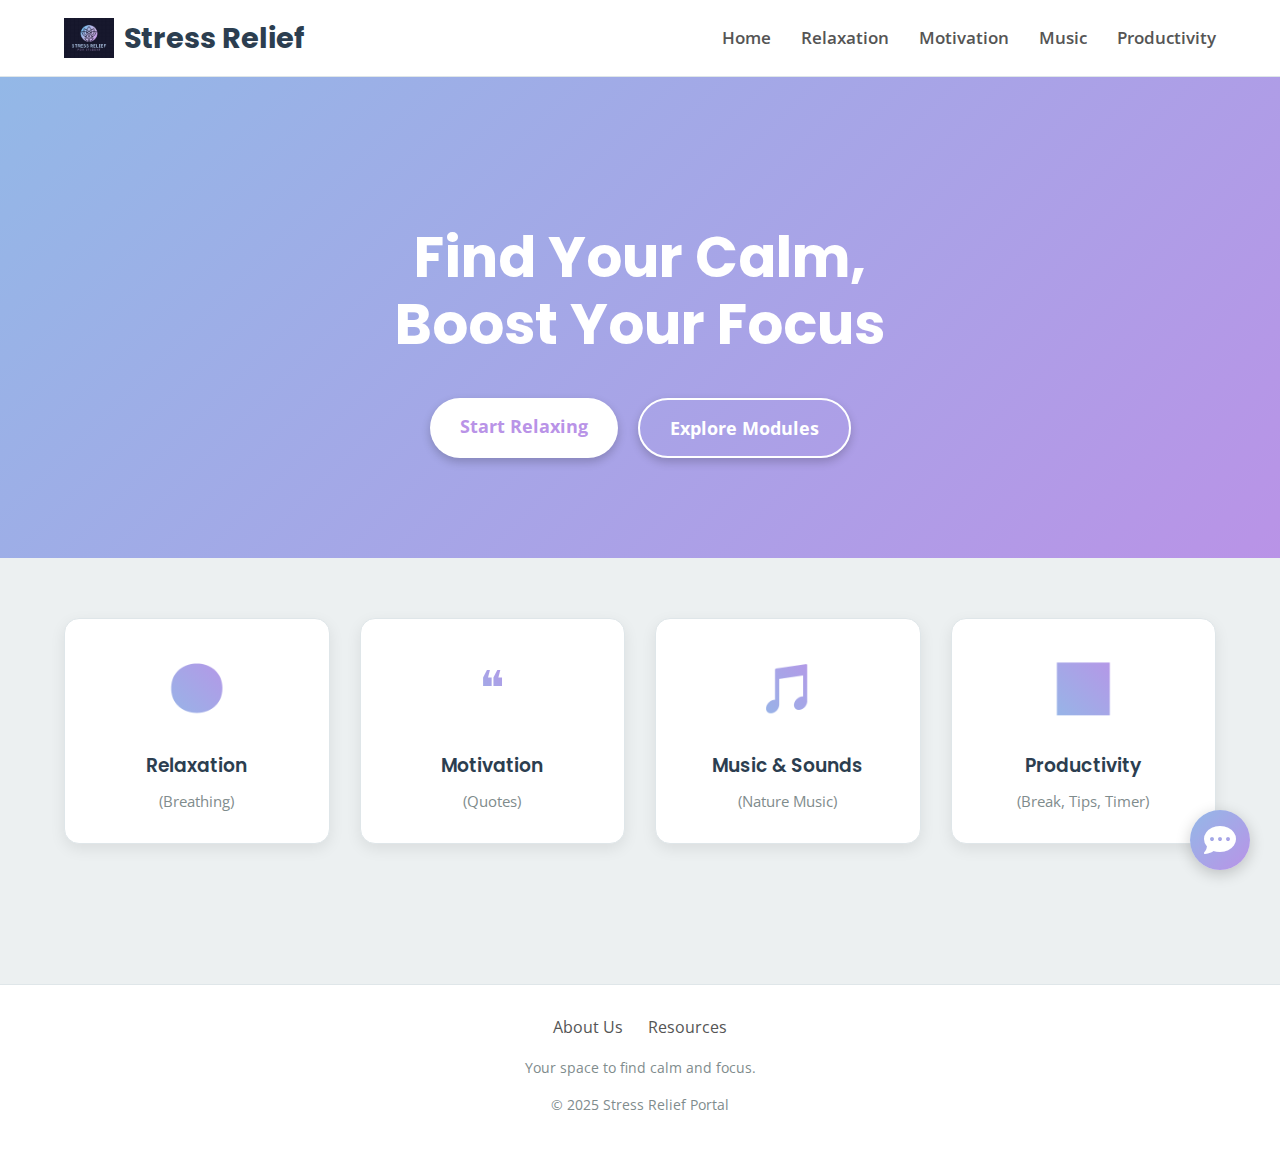
<file: index.html>
<!DOCTYPE html>
<html lang="en">
<head>
    <meta charset="UTF-8">
    <meta name="viewport" content="width=device-width, initial-scale=1.0">
    <title>Stress Relief Portal - Home</title>
    <link rel="stylesheet" href="style.css">
    <link rel="stylesheet" href="https://cdnjs.cloudflare.com/ajax/libs/font-awesome/6.5.2/css/all.min.css">
</head>
<body>

    <header>
        <div class="logo">
            <img src="images/logo.png" alt="Stress Relief Portal Logo">
            <h1>Stress Relief</h1>
        </div>
        <nav>
            <ul>
                <li><a href="index.html">Home</a></li>
                <li><a href="relaxation.html">Relaxation</a></li>
                <li><a href="motivation.html">Motivation</a></li>
                <li><a href="music.html">Music</a></li>
                <li><a href="productivity.html">Productivity</a></li>
            </ul>
        </nav>
    </header>

    <main>
        <section class="hero">
            <h2>Find Your Calm, <br> Boost Your Focus</h2>
            <div class="hero-buttons">
                <a href="relaxation.html" class="btn btn-primary">Start Relaxing</a>
                <a href="#features" class="btn btn-secondary">Explore Modules</a>
            </div>
        </section>

        <section class="features" id="features">
            <a href="relaxation.html" class="feature-card">
                <div class="icon">😊</div>
                <h3>Relaxation</h3>
                <p>(Breathing)</p>
            </a>
            <a href="motivation.html" class="feature-card">
                <div class="icon">❝</div>
                <h3>Motivation</h3>
                <p>(Quotes)</p>
            </a>
            <a href="music.html" class="feature-card">
                <div class="icon">🎵</div>
                <h3>Music & Sounds</h3>
                <p>(Nature Music)</p>
            </a>
            <a href="productivity.html" class="feature-card">
                <div class="icon">📊</div>
                <h3>Productivity</h3>
                <p>(Break, Tips, Timer)</p>
            </a>
        </section>
    </main>

    <div id="chat-bubble">
        <i class="fas fa-comment-dots"></i>
    </div>
    <div id="chat-window" class="hidden">
        <div id="chat-header">
            <p>Wellness Buddy</p>
            <button id="close-chat">-</button>
        </div>
        <div id="chat-log"></div>
        <div id="chat-input-container">
            <input type="text" id="chat-input" placeholder="How are you feeling?">
            <button id="send-btn">Send</button>
        </div>
    </div>
    <footer>
        <div class="footer-links">
            <a href="about.html">About Us</a>
            <a href="resources.html">Resources</a>
        </div>
        <p>Your space to find calm and focus.</p>
        <p>&copy; 2025 Stress Relief Portal</p>
    </footer>

    <script src="gemini-bot.js"></script>

</body>
</html>
</file>
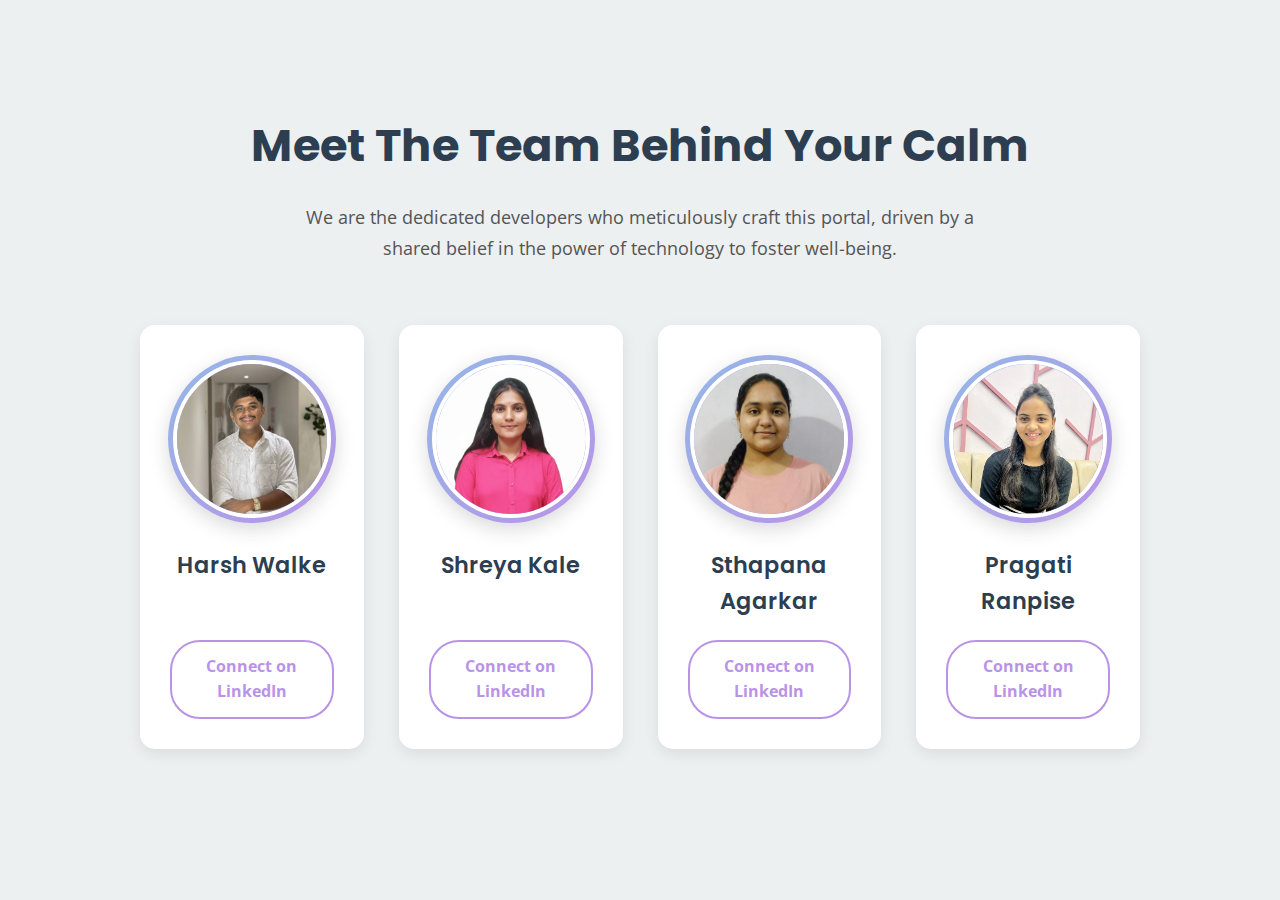
<file: about.html>
<!DOCTYPE html>
<html lang="en">
<head>
    <meta charset="UTF-8">
    <meta name="viewport" content="width=device-width, initial-scale=1.0">
    <title>Our Developers</title>
    <link rel="stylesheet" href="style.css">
    <link href="https://fonts.googleapis.com/css2?family=Lato:wght@300;400;700&display=swap" rel="stylesheet">
</head>
<body>

    <section class="about-us-section">
        <div class="container">
            <h1 class="section-title">Meet The Team Behind Your Calm</h1>
            <p class="section-intro">
                We are the dedicated developers who meticulously craft this portal, driven by a shared belief in the power of technology to foster well-being.
            </p>

            <div class="team-grid">
                <div class="team-member-card">
                    <div class="member-photo-container">
                        <img src="images/harsh.jpg" alt="Photo of Harsh Walke" class="member-photo">
                    </div>
                    <h3 class="member-name">Harsh Walke</h3>
                    <a href="https://www.linkedin.com/in/harsh-walke-79b8b927a" target="_blank" class="linkedin-button">
                        Connect on LinkedIn
                    </a>
                </div>

                <div class="team-member-card">
                    <div class="member-photo-container">
                        <img src="images/shreya.jpg" alt="Photo of Shreya Kale" class="member-photo">
                    </div>
                    <h3 class="member-name">Shreya Kale</h3>
                    <a href="https://in.linkedin.com/in/shreya-kale-0238882b8" target="_blank" class="linkedin-button">
                        Connect on LinkedIn
                    </a>
                </div>

                <div class="team-member-card">
                    <div class="member-photo-container">
                        <img src="images/stapana.jpg" alt="Photo of Sthapana Agarkar" class="member-photo">
                    </div>
                    <h3 class="member-name">Sthapana Agarkar</h3>
                    <a href="https://in.linkedin.com/in/sthapana-agarkar-578b08385" target="_blank" class="linkedin-button">
                        Connect on LinkedIn
                    </a>
                </div>

                <div class="team-member-card">
                    <div class="member-photo-container">
                        <img src="images/pragati.jpg" alt="Photo of Pragati Ranpise" class="member-photo">
                    </div>
                    <h3 class="member-name">Pragati Ranpise</h3>
                    <a href="https://www.linkedin.com/in/pragati-ranpise-997661351" target="_blank" class="linkedin-button">
                        Connect on LinkedIn
                    </a>
                </div>
            </div>
        </div>
    </section>

</body>
</html>
</file>
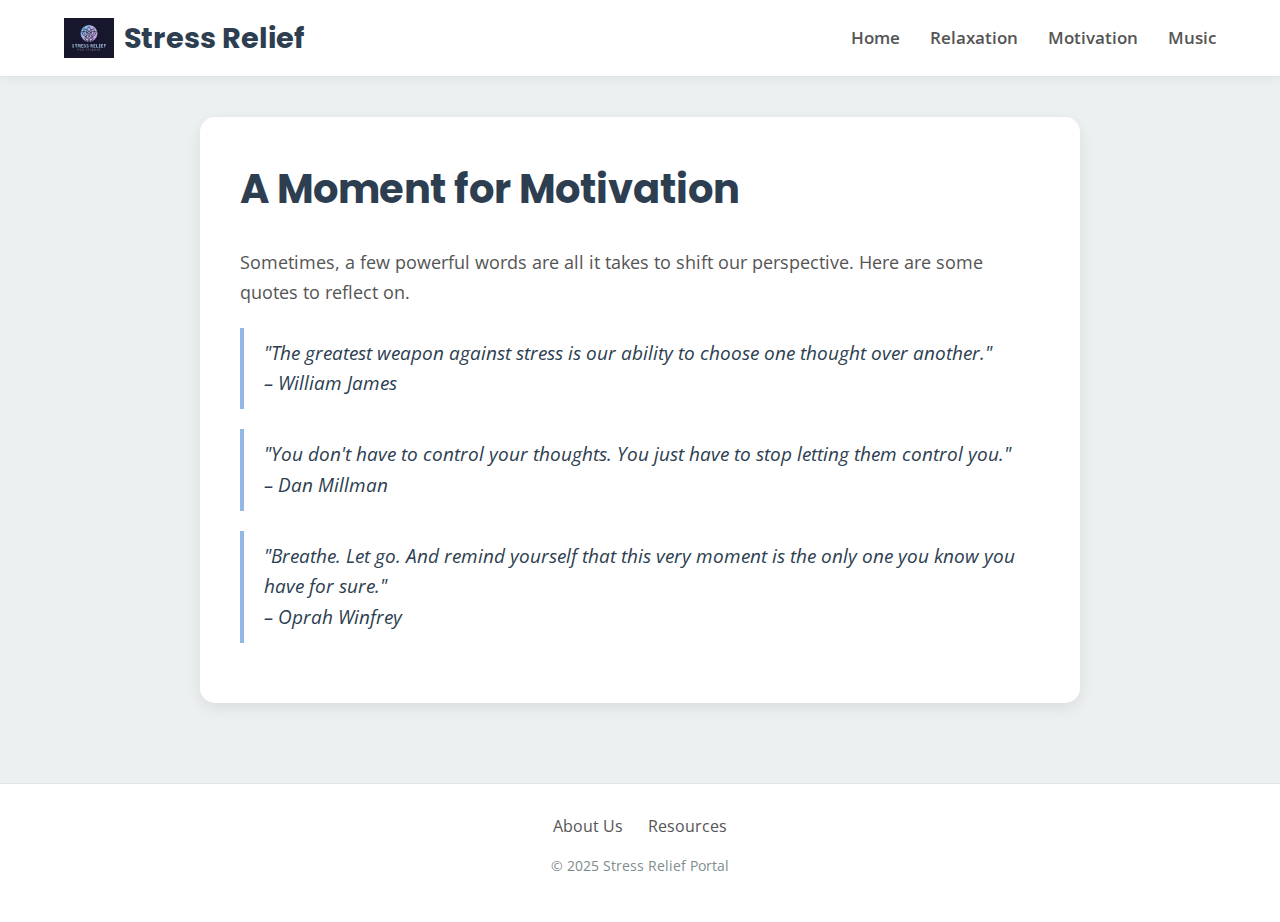
<file: motivation.html>
<!DOCTYPE html>
<html lang="en">
<head>
    <meta charset="UTF-8">
    <meta name="viewport" content="width=device-width, initial-scale=1.0">
    <title>Motivation & Quotes</title>
    <link rel="stylesheet" href="style.css">
</head>
<body>
    <header>
        <div class="logo">
            <img src="images/logo.png" alt="Stress Relief Portal Logo">
            <h1>Stress Relief</h1>
        </div>
        <nav>
            <ul>
                <li><a href="index.html">Home</a></li>
                <li><a href="relaxation.html">Relaxation</a></li>
                <li><a href="motivation.html">Motivation</a></li>
                <li><a href="music.html">Music</a></li>
            </ul>
        </nav>
    </header>

    <main>
        <div class="content-wrapper">
            <h1>A Moment for Motivation</h1>
            <p>Sometimes, a few powerful words are all it takes to shift our perspective. Here are some quotes to reflect on.</p>
            
            <blockquote>"The greatest weapon against stress is our ability to choose one thought over another."<br><em>– William James</em></blockquote>
            
            <blockquote>"You don't have to control your thoughts. You just have to stop letting them control you."<br><em>– Dan Millman</em></blockquote>
            
            <blockquote>"Breathe. Let go. And remind yourself that this very moment is the only one you know you have for sure."<br><em>– Oprah Winfrey</em></blockquote>
        </div>
    </main>
    
    <footer>
        <div class="footer-links">
            <a href="about.html">About Us</a>
            <a href="resources.html">Resources</a>
        </div>
        <p>&copy; 2025 Stress Relief Portal</p>
    </footer>
</body>
</html>
</file>
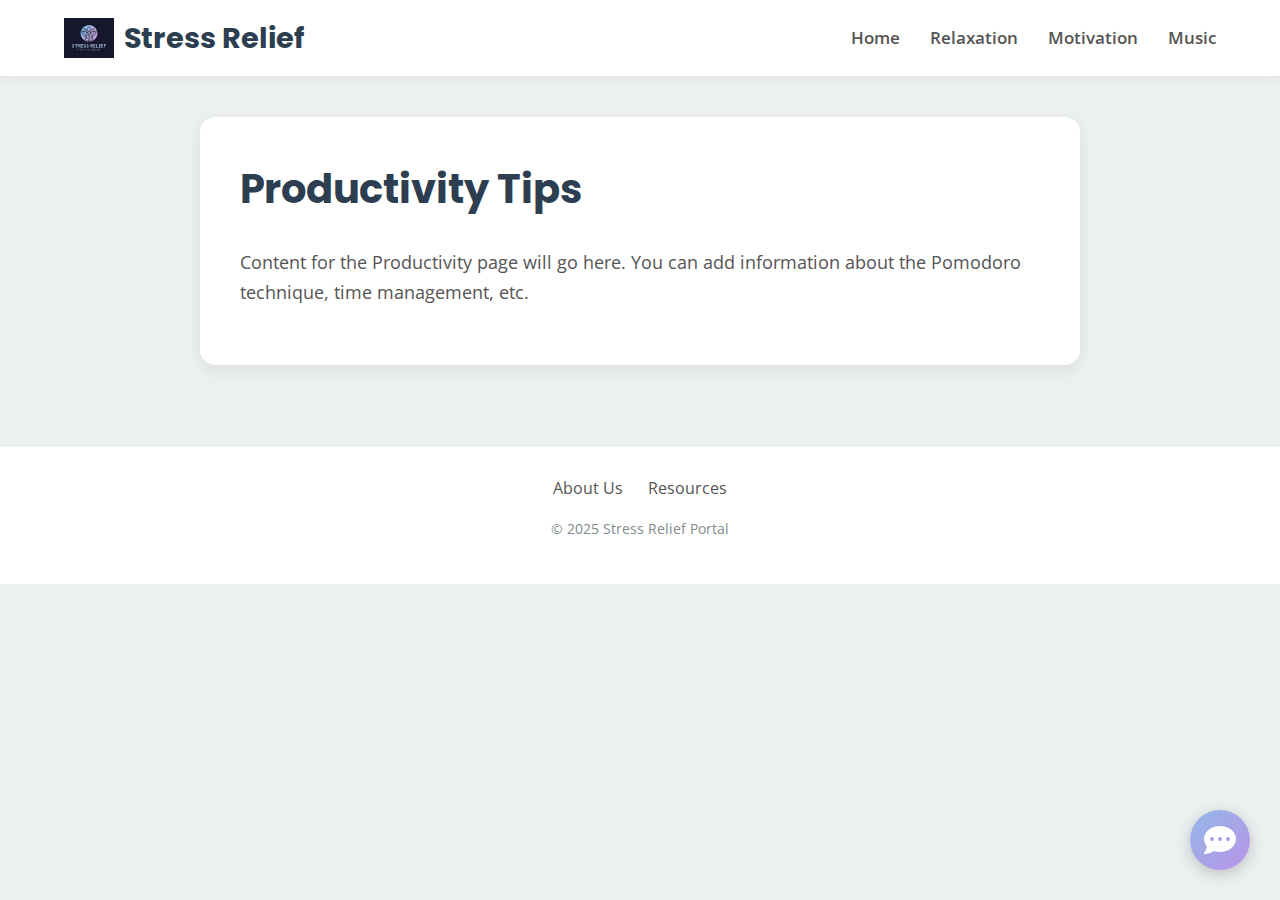
<file: productivity.html>
<!DOCTYPE html>
<html lang="en">
<head>
    <meta charset="UTF-8">
    <meta name="viewport" content="width=device-width, initial-scale=1.0">
    <title>Productivity Tips</title>
    <link rel="stylesheet" href="style.css">
    <link rel="stylesheet" href="https://cdnjs.cloudflare.com/ajax/libs/font-awesome/6.5.2/css/all.min.css">
</head>
<body>
    <header>
        <div class="logo">
            <img src="images/logo.png" alt="Stress Relief Portal Logo">
            <h1>Stress Relief</h1>
        </div>
        <nav>
            <ul>
                <li><a href="index.html">Home</a></li>
                <li><a href="relaxation.html">Relaxation</a></li>
                <li><a href="motivation.html">Motivation</a></li>
                <li><a href="music.html">Music</a></li>
            </ul>
        </nav>
    </header>
    <main>
        <div class="content-wrapper">
            <h1>Productivity Tips</h1>
            <p>Content for the Productivity page will go here. You can add information about the Pomodoro technique, time management, etc.</p>
        </div>

        <div id="chat-bubble">
            <i class="fas fa-comment-dots"></i>
        </div>

        <div id="chat-window" class="hidden">
            <div id="chat-header">
                <p>Productivity Bot</p>
                <button id="close-chat">-</button>
            </div>
            <div id="chat-log">
                </div>
            <div id="chat-input-container">
                <input type="text" id="chat-input" placeholder="Ask a productivity question...">
                <button id="send-btn">Send</button>
            </div>
        </div>

        </main>
    <footer>
        <div class="footer-links">
            <a href="about.html">About Us</a>
            <a href="resources.html">Resources</a>
        </div>
        <p>&copy; 2025 Stress Relief Portal</p>
    </footer>

    <script src="chatbot.js"></script>

</body>
</html>
</file>
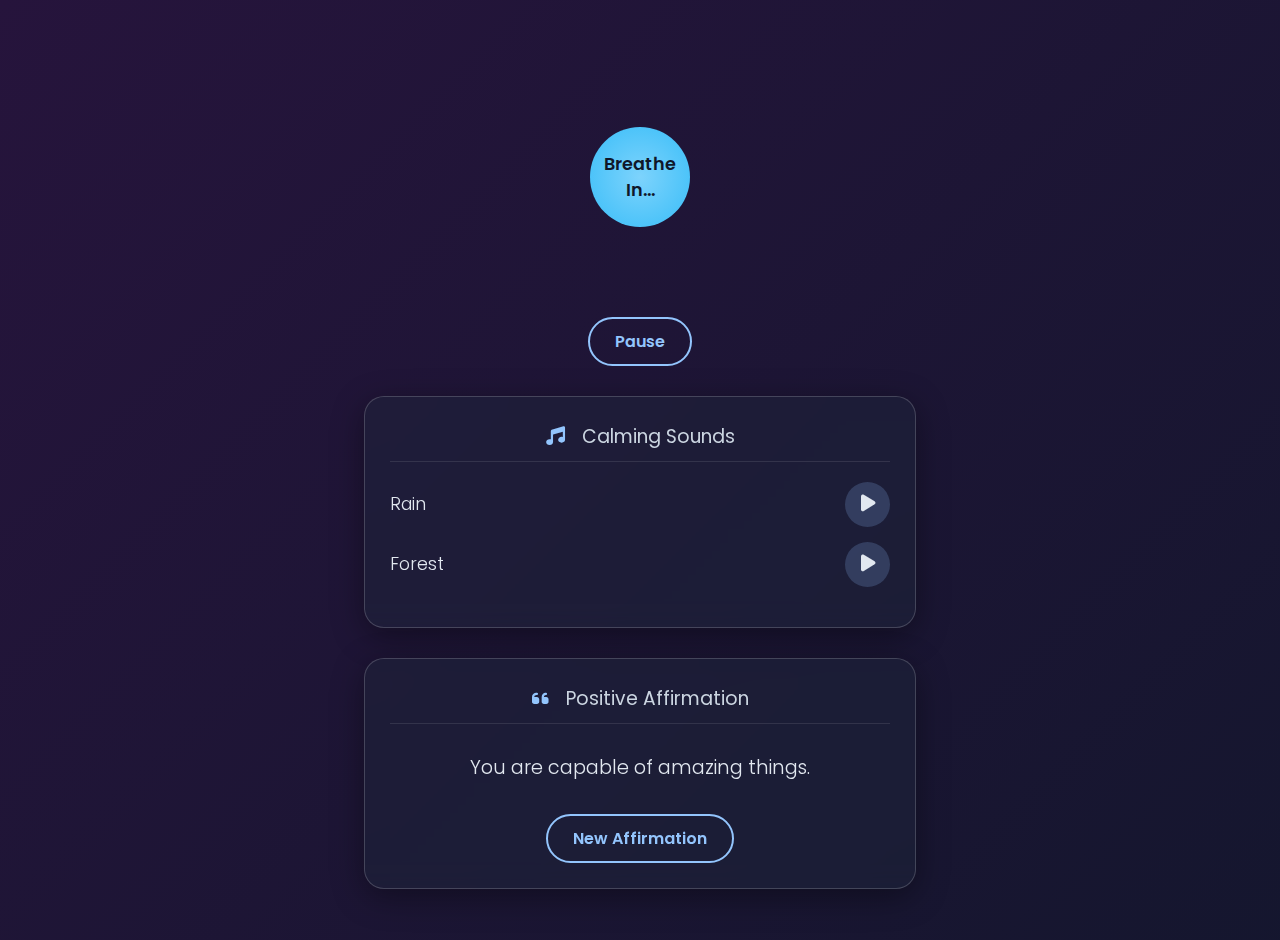
<file: relaxation.html>
<!DOCTYPE html>
<html lang="en">
<head>
    <meta charset="UTF-8">
    <meta name="viewport" content="width=device-width, initial-scale=1.0">
    <title>Relaxation Module</title>
    <link rel="stylesheet" href="relaxation.css">
    <link rel="stylesheet" href="https://cdnjs.cloudflare.com/ajax/libs/font-awesome/6.5.2/css/all.min.css">
</head>
<body>

    <div class="relaxation-wrapper">

        <div class="breathing-container">
            <div class="circle">
                <p id="instructions">Get Ready...</p>
            </div>
        </div>
        <button id="start-stop-btn" class="btn">Pause</button>

        <div class="sounds-container glass-card">
            <h3><i class="fas fa-music"></i> Calming Sounds</h3>
            <div class="sound-item">
                <p>Rain</p>
                <audio src="sounds/rain.mp3" loop></audio> <button class="audio-control"><i class="fas fa-play"></i></button>
            </div>
            <div class="sound-item">
                <p>Forest</p>
                <audio src="sounds/forest.mp3" loop></audio>
                <button class="audio-control"><i class="fas fa-play"></i></button>
            </div>
        </div>

        <div id="affirmation-container" class="glass-card">
            <h3><i class="fas fa-quote-left"></i> Positive Affirmation</h3>
            <p id="affirmation-text">You are capable of amazing things.</p>
            <button id="new-affirmation-btn" class="btn">New Affirmation</button>
        </div>

    </div>

    <script src="relaxation.js"></script>
</body>
</html>
</file>
<file: style.css>
/* --- CORRECTED AND UNIFIED CSS --- */

/* Import Google Fonts (Poppins & Open Sans) */
@import url('https://fonts.googleapis.com/css2?family=Open+Sans:wght@300;400;600&family=Poppins:wght@400;600;700&display=swap');

/* === 1. ROOT VARIABLES (One single source of truth for your design) === */
:root {
    --primary-gradient-start: #93b8e7;
    --primary-gradient-end: #b993e7;
    --text-dark: #2c3e50;
    --text-medium: #555;
    --text-light: #7f8c8d;
    --background-light: #ecf0f1;
    --background-card: #ffffff;
    --border-light: #dfe6e9;
    --font-heading: 'Poppins', sans-serif;
    --font-body: 'Open Sans', sans-serif;
}

/* === 2. GENERAL BODY & TYPOGRAPHY STYLES === */
body {
    font-family: var(--font-body);
    margin: 0;
    background-color: var(--background-light);
    color: var(--text-dark);
    line-height: 1.6;
}

/* === 3. SITEWIDE ELEMENTS (Header & Footer) === */
header {
    display: flex;
    justify-content: space-between;
    align-items: center;
    padding: 15px 5vw;
    background-color: var(--background-card);
    border-bottom: 1px solid var(--border-light);
    box-shadow: 0 2px 10px rgba(0,0,0,0.05);
}

.logo { display: flex; align-items: center; }
.logo img { height: 40px; margin-right: 10px; }
.logo h1 { margin: 0; font-size: 1.8em; font-family: var(--font-heading); color: var(--text-dark); font-weight: 700; }

nav ul { list-style: none; display: flex; margin: 0; padding: 0; gap: 30px; }
nav a { text-decoration: none; color: var(--text-medium); font-weight: 600; font-size: 1.05em; position: relative; }
nav a::after { content: ''; position: absolute; width: 0; height: 2px; display: block; margin-top: 5px; right: 0; background: linear-gradient(to right, var(--primary-gradient-start), var(--primary-gradient-end)); transition: width 0.3s ease; }
nav a:hover::after { width: 100%; left: 0; background: linear-gradient(to left, var(--primary-gradient-start), var(--primary-gradient-end)); }

footer { text-align: center; padding: 30px 20px; margin-top: 80px; background-color: var(--background-card); color: var(--text-medium); border-top: 1px solid var(--border-light); }
.footer-links { margin-bottom: 15px; display: flex; justify-content: center; gap: 25px; }
.footer-links a { color: var(--text-medium); text-decoration: none; }
.footer-links a:hover { color: var(--primary-gradient-end); text-decoration: underline; }
footer p { font-size: 0.9em; color: var(--text-light); }

/* === 4. HOMEPAGE SPECIFIC STYLES === */
.hero { text-align: center; padding: 100px 20px; background: linear-gradient(135deg, var(--primary-gradient-start) 0%, var(--primary-gradient-end) 100%); color: white; }
.hero h2 { font-size: 3.5em; margin-bottom: 40px; font-family: var(--font-heading); font-weight: 700; line-height: 1.2; }
.hero-buttons { display: flex; justify-content: center; gap: 20px; }

.btn { text-decoration: none; padding: 14px 30px; border-radius: 30px; font-weight: bold; font-size: 1.1em; border: none; transition: transform 0.2s ease, box-shadow 0.2s ease; box-shadow: 0 4px 10px rgba(0,0,0,0.2); }
.btn-primary { background-color: white; color: var(--primary-gradient-end); }
.btn-primary:hover { transform: translateY(-3px); box-shadow: 0 6px 15px rgba(0,0,0,0.3); }
.btn-secondary { background: transparent; border: 2px solid white; color: white; }
.btn-secondary:hover { background-color: rgba(255,255,255,0.2); transform: translateY(-3px); box-shadow: 0 6px 15px rgba(0,0,0,0.3); }

.features { display: grid; grid-template-columns: repeat(auto-fit, minmax(220px, 1fr)); gap: 30px; padding: 60px 5vw; max-width: 1200px; margin: 0 auto; }
.feature-card { background-color: var(--background-card); border-radius: 15px; padding: 30px; text-align: center; box-shadow: 0 5px 15px rgba(0,0,0,0.08); transition: transform 0.2s ease, box-shadow 0.2s ease; border: 1px solid var(--border-light); text-decoration: none; color: var(--text-dark);}
.feature-card:hover { transform: translateY(-5px); box-shadow: 0 8px 20px rgba(0,0,0,0.12); }
.feature-card .icon { font-size: 3em; margin-bottom: 15px; background: linear-gradient(45deg, var(--primary-gradient-start), var(--primary-gradient-end)); -webkit-background-clip: text; -webkit-text-fill-color: transparent; display: inline-block; }
.feature-card h3 { margin: 10px 0 8px 0; font-family: var(--font-heading); font-weight: 600; }
.feature-card p { color: var(--text-light); font-size: 0.95em; margin: 0; }


/* === 5. ABOUT US PAGE STYLES (Corrected and Integrated) === */
.about-us-section {
    text-align: center;
    padding: 80px 5vw; /* Consistent padding with other sections */
}

.about-us-section .container { /* Use a more specific selector */
    max-width: 1000px;
    margin: 0 auto;
}

.about-us-section .section-title {
    font-family: var(--font-heading);
    font-size: 2.8rem;
    font-weight: 700;
    margin-bottom: 20px;
    color: var(--text-dark);
}

.about-us-section .section-intro {
    font-size: 1.1rem;
    color: var(--text-medium);
    max-width: 700px;
    margin: 0 auto 60px auto;
    line-height: 1.8;
}

.team-grid {
    display: grid;
    grid-template-columns: repeat(auto-fit, minmax(220px, 1fr));
    gap: 35px;
}

.team-member-card {
    background: var(--background-card);
    border-radius: 15px; /* Matches your feature-card */
    padding: 30px;
    box-shadow: 0 5px 15px rgba(0,0,0,0.08); /* Matches your feature-card */
    transition: transform 0.3s ease, box-shadow 0.3s ease;
    display: flex;
    flex-direction: column;
    align-items: center;
}

.team-member-card:hover {
    transform: translateY(-5px); /* Matches your feature-card */
    box-shadow: 0 8px 20px rgba(0,0,0,0.12); /* Matches your feature-card */
}

.member-photo-container {
    padding: 5px; 
    border-radius: 50%;
    background: linear-gradient(135deg, var(--primary-gradient-start), var(--primary-gradient-end)); /* USES YOUR SITE'S GRADIENT */
    margin-bottom: 25px;
    box-shadow: 0 6px 20px rgba(0,0,0, 0.15);
    display: inline-block;
}

.member-photo {
    width: 150px;
    height: 150px;
    border-radius: 50%;
    object-fit: cover;
    border: 4px solid var(--background-card); /* USES YOUR SITE'S CARD BACKGROUND COLOR */
    display: block;
}

.member-name {
    font-family: var(--font-heading);
    font-size: 1.4rem;
    font-weight: 600;
    color: var(--text-dark);
    margin: 0 0 20px 0;
}

.linkedin-button {
    display: inline-block;
    text-decoration: none;
    padding: 12px 28px;
    border-radius: 30px; /* Matches your .btn style */
    font-weight: bold;
    font-size: 1em;
    transition: all 0.3s ease;
    margin-top: auto; /* Pushes button to the bottom */

    /* Style to match your .btn-secondary */
    background: transparent;
    border: 2px solid var(--primary-gradient-end);
    color: var(--primary-gradient-end);
}

.linkedin-button:hover {
    /* Style to match your .btn-primary hover (but with gradient) */
    background: linear-gradient(135deg, var(--primary-gradient-start), var(--primary-gradient-end));
    color: white;
    border-color: transparent;
    transform: translateY(-3px);
    box-shadow: 0 6px 15px rgba(0,0,0,0.2);
}

/* === 6. OTHER CONTENT PAGES & COMPONENTS === */
.content-wrapper {
    max-width: 800px;
    margin: 40px auto;
    padding: 40px;
    background-color: var(--background-card);
    border-radius: 15px;
    box-shadow: 0 5px 15px rgba(0,0,0,0.08);
}
.content-wrapper h1 { font-family: var(--font-heading); font-size: 2.5em; margin-top: 0; color: var(--text-dark); }
.content-wrapper p, .content-wrapper li { font-size: 1.1em; line-height: 1.7; color: var(--text-medium); }
.content-wrapper ol { padding-left: 20px; }
.content-wrapper blockquote { border-left: 4px solid var(--primary-gradient-start); margin: 20px 0; padding: 10px 20px; font-style: italic; font-size: 1.2em; }
.video-container { position: relative; padding-bottom: 56.25%; height: 0; overflow: hidden; max-width: 100%; background: #000; margin-top: 20px; border-radius: 10px;}
.video-container iframe { position: absolute; top: 0; left: 0; width: 100%; height: 100%; }

/* --- Music Categories and Start Session Button --- */
.start-session-btn {
    display: inline-block;
    padding: 10px 30px;
    margin: 20px 0 40px; 
    background-color: #E6E6FA;
    color: #4B0082;
    font-weight: bold;
    border: 1px solid #C8A2C8;
    border-radius: 8px;
    text-decoration: none;
    font-size: 1.2em;
    box-shadow: 0 2px 4px rgba(0, 0, 0, 0.1);
    transition: background-color 0.3s, transform 0.1s;
}
.start-session-btn:hover { background-color: #DDA0DD; transform: translateY(-1px); }

.category-grid {
    display: flex;
    flex-wrap: nowrap;
    justify-content: center;
    align-items: flex-start;
    gap: 30px;
    margin-top: 20px;
    padding: 10px 0;
    width: 100%; 
}

.category-card {
    width: 120px; 
    height: 120px;
    flex-shrink: 0;
    display: flex;
    flex-direction: column;
    justify-content: center;
    align-items: center;
    background-color: #f0f0f0; 
    border: 2px solid #ccc;
    border-radius: 10px;
    text-decoration: none;
    color: #333;
    font-weight: bold;
    box-shadow: 0 4px 8px rgba(0, 0, 0, 0.05);
    transition: transform 0.2s, box-shadow 0.2s;
}
.category-card i { font-size: 2.5em; margin-bottom: 8px; color: #007bff; }
.category-card:hover { transform: translateY(-5px); box-shadow: 0 8px 16px rgba(0, 0, 0, 0.1); border-color: #007bff; }

/* --- Chatbot Styles --- */
#chat-bubble { position: fixed; bottom: 30px; right: 30px; background: linear-gradient(135deg, var(--primary-gradient-start), var(--primary-gradient-end)); color: white; width: 60px; height: 60px; border-radius: 50%; display: flex; justify-content: center; align-items: center; font-size: 2em; cursor: pointer; box-shadow: 0 4px 15px rgba(0,0,0,0.2); transition: transform 0.2s ease; z-index: 1000; }
#chat-bubble:hover { transform: scale(1.1); }
#chat-window { position: fixed; bottom: 100px; right: 30px; width: 350px; height: 450px; background-color: var(--background-card); border-radius: 15px; box-shadow: 0 5px 20px rgba(0,0,0,0.3); display: flex; flex-direction: column; overflow: hidden; transition: opacity 0.3s, transform 0.3s; z-index: 1000; }
#chat-window.hidden { opacity: 0; transform: translateY(20px); pointer-events: none; }
#chat-header { background: linear-gradient(135deg, var(--primary-gradient-start), var(--primary-gradient-end)); color: white; padding: 10px 15px; display: flex; justify-content: space-between; align-items: center; font-weight: bold; }
#chat-header button { background: none; border: none; color: white; font-size: 1.5em; cursor: pointer; }
#chat-log { flex-grow: 1; padding: 15px; overflow-y: auto; display: flex; flex-direction: column; }
.chat-message { padding: 8px 12px; border-radius: 18px; margin-bottom: 10px; max-width: 80%; line-height: 1.4; }
.user-message { background-color: var(--primary-gradient-end); color: white; align-self: flex-end; margin-left: auto; }
.bot-message { background-color: var(--background-light); color: var(--text-dark); align-self: flex-start; }
#chat-input-container { display: flex; padding: 10px; border-top: 1px solid var(--border-light); }
#chat-input { flex-grow: 1; border: 1px solid var(--border-light); padding: 10px; border-radius: 20px; background-color: var(--background-light); }
#send-btn { border: none; background-color: var(--primary-gradient-end); color: white; border-radius: 50%; width: 40px; height: 40px; margin-left: 10px; cursor: pointer; font-size: 1em; }


/* === 7. RESPONSIVE DESIGN === */
@media (max-width: 768px) {
    header { flex-direction: column; padding: 15px 20px; }
    nav ul { margin-top: 15px; flex-wrap: wrap; justify-content: center; }
    .hero h2 { font-size: 2.5em; }
    .hero-buttons { flex-direction: column; gap: 15px; }
    .btn { width: 80%; margin: 0 auto; }
    .features { padding: 40px 20px; }
    .content-wrapper { padding: 25px; margin: 20px; }
    .about-us-section .section-title { font-size: 2.2rem; }
}
</file>
<file: relaxation.css>
/* Import a font for consistency */
@import url('https://fonts.googleapis.com/css2?family=Poppins:wght@300;400;600&display=swap');

/* --- 1. The New Animated Background --- */
@keyframes gradient-animation {
    0% { background-position: 0% 50%; }
    50% { background-position: 100% 50%; }
    100% { background-position: 0% 50%; }
}

body {
    margin: 0;
    font-family: 'Poppins', sans-serif;
    color: #e2e8f0;
    display: flex;
    justify-content: center;
    align-items: center;
    min-height: 100vh;
    padding: 20px 0;

    /* The magic starts here: a large gradient that animates */
    background: linear-gradient(-45deg, #0f172a, #132a4a, #0f172a, #26143c);
    background-size: 400% 400%;
    animation: gradient-animation 25s ease infinite;
}

.relaxation-wrapper {
    display: flex;
    flex-direction: column;
    align-items: center;
    gap: 30px;
    width: 90%;
    max-width: 500px;
}

/* --- 2. "Glassmorphism" UI Card Style --- */
.glass-card {
    background: rgba(30, 41, 59, 0.4); /* Semi-transparent background */
    border-radius: 20px;
    padding: 25px;
    width: 100%;
    box-shadow: 0 8px 32px 0 rgba(0, 0, 0, 0.37);
    backdrop-filter: blur(10px); /* The frosted glass effect! */
    -webkit-backdrop-filter: blur(10px);
    border: 1px solid rgba(255, 255, 255, 0.18);
    text-align: center;
}
.glass-card h3 {
    margin-top: 0;
    color: #cbd5e1;
    border-bottom: 1px solid rgba(255, 255, 255, 0.1);
    padding-bottom: 10px;
    margin-bottom: 20px;
    font-weight: 400;
}
.glass-card h3 i {
    margin-right: 12px;
    color: #93c5fd;
}

/* --- 3. Enhanced Breathing Animation --- */
.breathing-container {
    display: flex;
    justify-content: center;
    align-items: center;
    height: 250px;
    width: 250px;
    position: relative;
    margin-bottom: -15px; /* Nudge button closer */
}

/* In your relaxation.css file */

.circle {
    display: flex; /* To center the text inside */
    justify-content: center;
    align-items: center;
    background: radial-gradient(circle, #7dd3fc, #38bdf8);
    height: 100px;
    width: 100px;
    border-radius: 50%;
    position: absolute;
    animation: breathe-visual 8s ease-in-out infinite;

    /* --- ADD THESE TWO LINES --- */
    padding: 10px; /* Gives the text inside some space from the edge */
    box-sizing: border-box; /* IMPORTANT: Keeps the circle at 100x100px */
}

/* In your relaxation.css file */

#instructions {
    /* --- CHANGE FONT-SIZE and ADD TEXT-ALIGN --- */
    font-size: 1.1rem; /* A little smaller to fit comfortably */
    text-align: center; /* Ensures it's perfectly centered */

    font-weight: 600;
    color: #0f172a; /* Dark text for contrast on the light circle */
    z-index: 10;
    text-shadow: none;
}

@keyframes breathe-visual {
    0% {
        transform: scale(1);
        box-shadow: 0 0 20px rgba(56, 189, 248, 0.4);
    }
    50% {
        transform: scale(1.5);
        box-shadow: 0 0 50px rgba(56, 189, 248, 0.8); /* Enhanced shadow */
    }
    100% {
        transform: scale(1);
        box-shadow: 0 0 20px rgba(56, 189, 248, 0.4);
    }
}

/* Shared button style for a cohesive look */
.btn {
    background-color: transparent;
    border: 2px solid #93c5fd;
    color: #93c5fd;
    padding: 10px 25px;
    border-radius: 25px;
    cursor: pointer;
    font-size: 1em;
    font-weight: 600;
    font-family: 'Poppins', sans-serif;
    transition: all 0.3s ease;
}
.btn:hover {
    background-color: #93c5fd;
    color: #0f172a;
    transform: translateY(-2px);
    box-shadow: 0 4px 15px rgba(147, 197, 253, 0.2);
}

/* --- 4. Custom Audio Player --- */
.sound-item {
    display: flex;
    justify-content: space-between;
    align-items: center;
    margin-bottom: 15px;
}
.sound-item p {
    margin: 0;
    font-size: 1.1em;
    font-weight: 300;
}
.audio-control {
    background: rgba(147, 197, 253, 0.2);
    border: none;
    color: #e2e8f0;
    height: 45px;
    width: 45px;
    border-radius: 50%;
    cursor: pointer;
    font-size: 1.2em;
    display: flex;
    justify-content: center;
    align-items: center;
    transition: all 0.3s ease;
}
.audio-control:hover {
    background: #93c5fd;
    color: #0f172a;
}
audio {
    display: none; /* Hide the ugly default player */
}

/* Affirmation text styling */
#affirmation-text {
    font-size: 1.2em;
    font-weight: 300;
    line-height: 1.6;
    min-height: 50px;
    display: flex;
    align-items: center;
    justify-content: center;
    margin-bottom: 20px;
}
/* === STYLES FOR RELAXATION MODULE (Thematic Dark Theme) === */

.relaxation-page {
    /* A very deep, dark purple background */
    background-color: #1a182f; 
    
    display: flex;
    flex-direction: column;
    justify-content: center;
    align-items: center;
    min-height: 100vh;
    padding: 20px;
    box-sizing: border-box;
}

.breathing-circle {
    width: 200px;
    height: 200px;
    border-radius: 50%;
    display: flex;
    justify-content: center;
    align-items: center;
    text-align: center;
    
    /* Use your brand's light purple as the glowing color */
    background-color: var(--primary-gradient-start);
    
    color: var(--text-dark); /* Dark text on the light circle */
    font-size: 2em;
    font-family: var(--font-heading);
    font-weight: 700;
    
    /* A soft, glowing shadow using your brand colors */
    box-shadow: 0 0 40px 10px rgba(147, 184, 231, 0.4);
    
    animation: breathe-dark 4s ease-in-out infinite;
}

@keyframes breathe-dark {
    0%, 100% { transform: scale(0.9); box-shadow: 0 0 30px 5px rgba(147, 184, 231, 0.3); }
    50% { transform: scale(1.05); box-shadow: 0 0 60px 15px rgba(147, 184, 231, 0.5); }
}

.relaxation-controls .btn {
    margin-top: 40px;
    background: transparent;
    border: 2px solid var(--primary-gradient-start);
    color: var(--primary-gradient-start);
}
.relaxation-controls .btn:hover { background-color: rgba(147, 184, 231, 0.2); }

.sounds-card {
    margin-top: 40px;
    width: 100%;
    max-width: 400px;
    background-color: rgba(44, 62, 80, 0.4); /* Semi-transparent dark card */
    border-radius: 15px;
    padding: 25px 30px;
    border: 1px solid rgba(127, 140, 141, 0.3);
    backdrop-filter: blur(10px); /* Glassmorphism effect */
    color: white; /* All text inside will be light */
}
:root {
    --primary-gradient-start: #c2d0fb; /* NEW - Soft Lavender-Blue */
    --primary-gradient-end: #e1d5fe;   /* NEW - Light Pastel Lilac */
    --text-dark: #2c3e50;
    --text-medium: #555;
    --text-light: #7f8c8d;
    --background-light: #ecf0f1;
    --background-card: #ffffff;
    --border-light: #dfe6e9;
    --font-heading: 'Poppins', sans-serif;
    --font-body: 'Open Sans', sans-serif;
}
</file>
